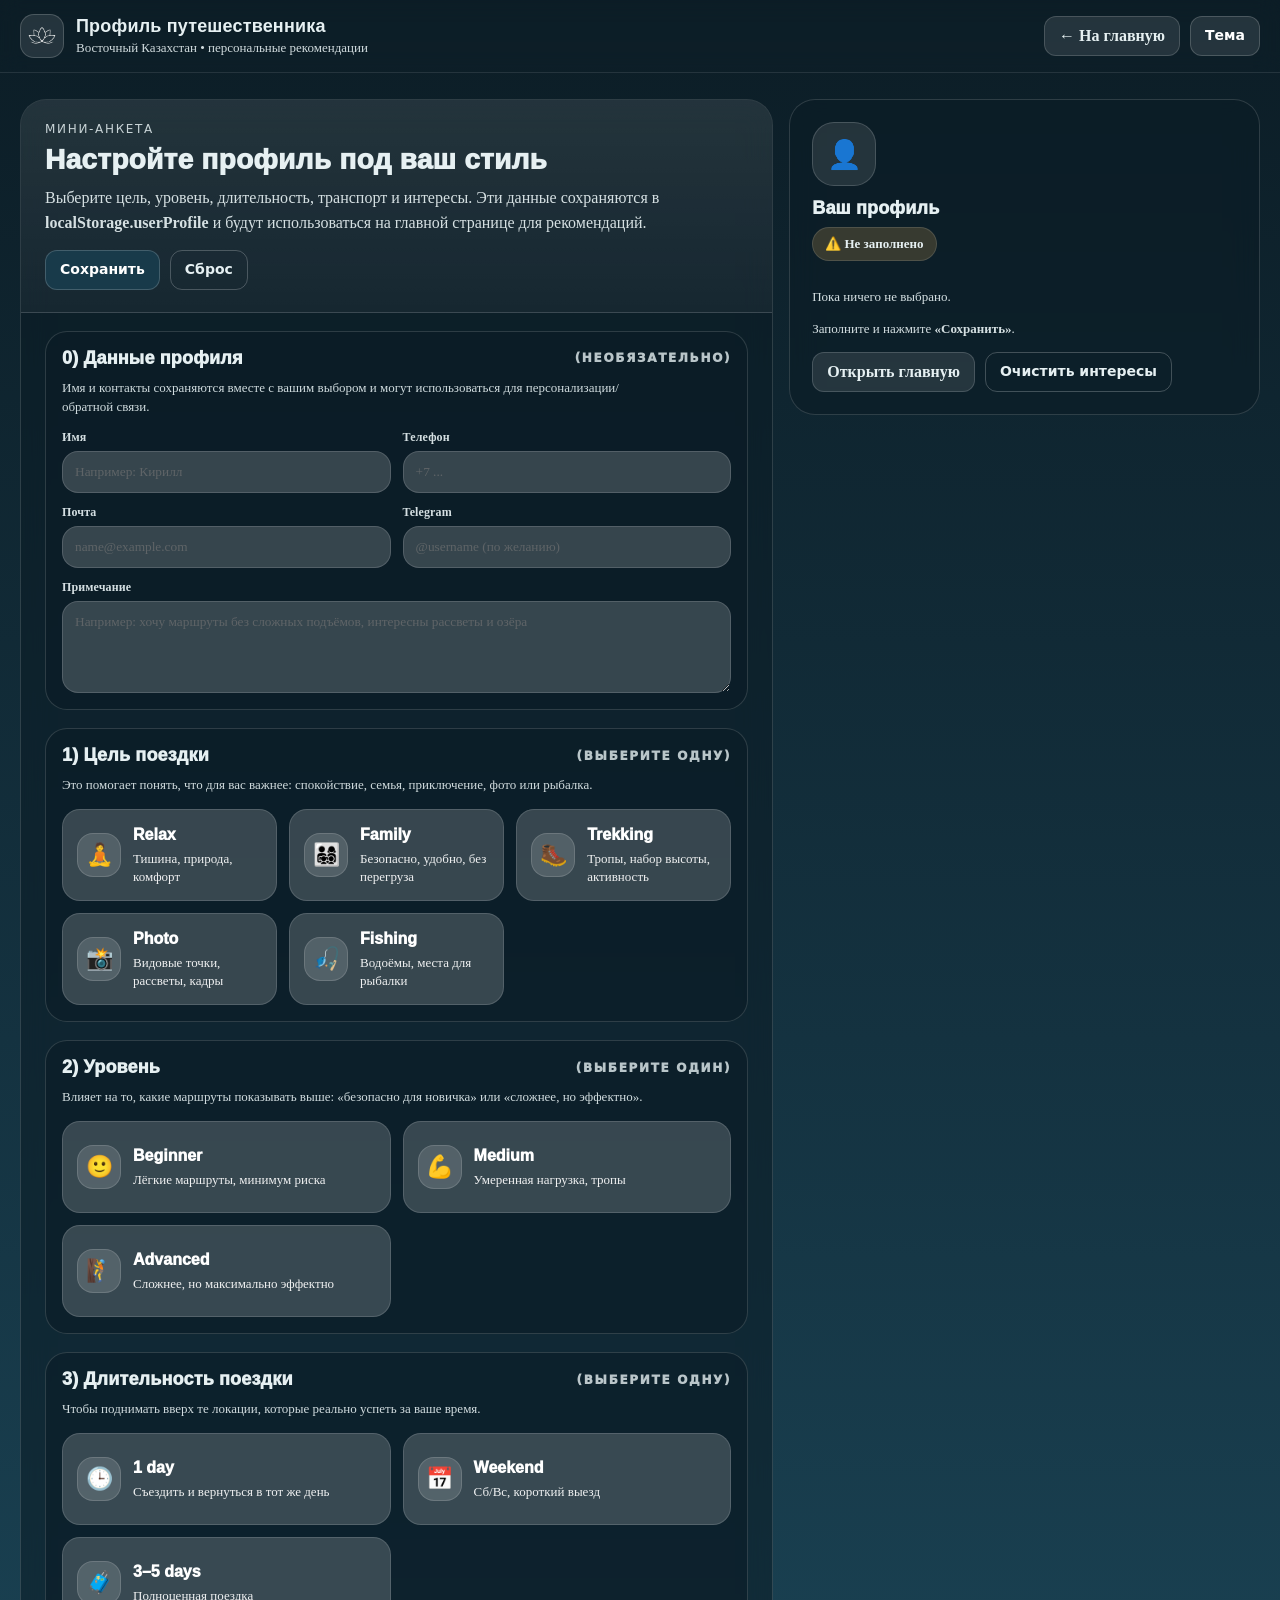
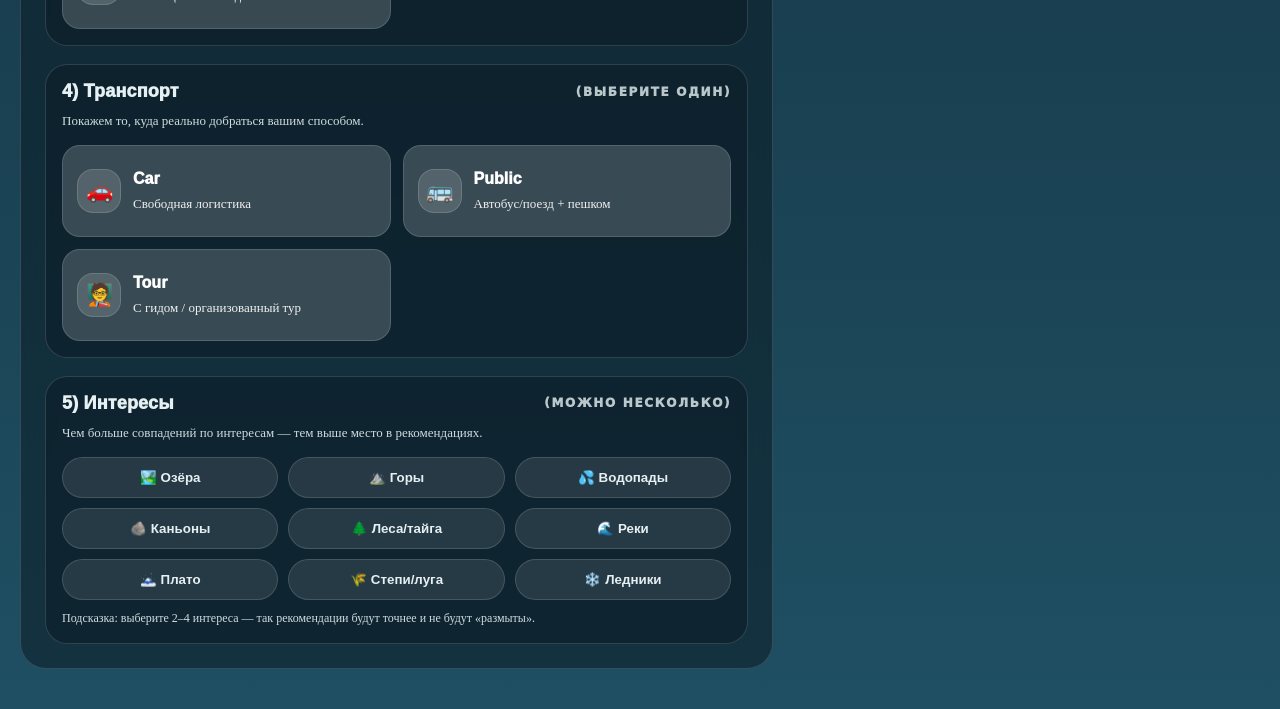
<file: profile_1_v2.html>
<!DOCTYPE html>
<html lang="ru">
<head>
  <meta charset="UTF-8" />
  <meta name="viewport" content="width=device-width, initial-scale=1.0" />
  <title>Профиль путешественника • ВКО</title>

  <!-- Основные стили сайта (темы + базовые компоненты) -->
  <link rel="stylesheet" href="quide_1.css" />

  <link rel="stylesheet" href="profile_1_v2.css" />

</head>

<body>
  <!-- Top bar -->
  <div class="pp-topbar">
    <div class="container">
      <div class="pp-brand">
        <!-- Можно заменить на ваш lotus.png. Если файла нет — оставьте как есть. -->
        <img class="pp-logo" src="lotus.png" alt="Логотип" onerror="this.style.display='none'" />
        <div>
          <h1>Профиль путешественника</h1>
          <p>Восточный Казахстан • персональные рекомендации</p>
        </div>
      </div>

      <div class="pp-nav">
        <a class="pp-link" href="index_personalized.multistop.html" title="Вернуться на главную">← На главную</a>
        <button class="profile-btn" id="themeToggle" type="button">Тема</button>
      </div>
    </div>
  </div>

  <main class="pp-screen">
    <div class="pp-grid">
      <!-- LEFT: Builder -->
      <section class="pp-card" aria-labelledby="ppMainTitle">
        <div class="pp-card-head">
          <div>
            <div class="pp-kicker">мини-анкетa</div>
            <h2 class="pp-title" id="ppMainTitle">Настройте профиль под ваш стиль</h2>
            <p class="pp-sub">
              Выберите цель, уровень, длительность, транспорт и интересы. Эти данные сохраняются в
              <strong>localStorage.userProfile</strong> и будут использоваться на главной странице для рекомендаций.
            </p>
          </div>

          <div class="pp-actions">
            <button class="profile-btn" id="ppSave" type="button">Сохранить</button>
            <button class="profile-btn ghost" id="ppReset" type="button">Сброс</button>
          </div>
        </div>

        <div class="pp-body">
          <!-- Contact / profile details -->
          <div class="pp-section" aria-labelledby="ppUser">
            <h3 id="ppUser">0) Данные профиля <span class="pp-kicker" style="margin:0; opacity:.8;">(необязательно)</span></h3>
            <p class="pp-hint">Имя и контакты сохраняются вместе с вашим выбором и могут использоваться для персонализации/обратной связи.</p>

            <div class="pp-form" role="group" aria-label="Контактные данные">
              <div class="pp-field">
                <label for="ppName">Имя</label>
                <input class="pp-input" id="ppName" type="text" placeholder="Например: Кирилл" autocomplete="name" />
              </div>

              <div class="pp-field">
                <label for="ppPhone">Телефон</label>
                <input class="pp-input" id="ppPhone" type="tel" placeholder="+7 ..." autocomplete="tel" inputmode="tel" />
              </div>

              <div class="pp-field">
                <label for="ppEmail">Почта</label>
                <input class="pp-input" id="ppEmail" type="email" placeholder="name@example.com" autocomplete="email" inputmode="email" />
              </div>

              <div class="pp-field">
                <label for="ppTelegram">Telegram</label>
                <input class="pp-input" id="ppTelegram" type="text" placeholder="@username (по желанию)" autocomplete="off" />
              </div>

              <div class="pp-field full">
                <label for="ppNotes">Примечание</label>
                <textarea class="pp-textarea" id="ppNotes" placeholder="Например: хочу маршруты без сложных подъёмов, интересны рассветы и озёра"></textarea>
              </div>
            </div>
          </div>


          <!-- Goal -->
          <div class="pp-section" aria-labelledby="ppGoal">
            <h3 id="ppGoal">1) Цель поездки <span class="pp-kicker" style="margin:0; opacity:.8;">(выберите одну)</span></h3>
            <p class="pp-hint">Это помогает понять, что для вас важнее: спокойствие, семья, приключение, фото или рыбалка.</p>

            <div class="pp-options" role="radiogroup" aria-label="Цель поездки">
              <button class="pp-opt" type="button" data-group="goal" data-value="relax" role="radio" aria-checked="false">
                <div class="pp-ico">🧘</div>
                <div><strong>Relax</strong><span>Тишина, природа, комфорт</span></div>
              </button>
              <button class="pp-opt" type="button" data-group="goal" data-value="family" role="radio" aria-checked="false">
                <div class="pp-ico">👨‍👩‍👧‍👦</div>
                <div><strong>Family</strong><span>Безопасно, удобно, без перегруза</span></div>
              </button>
              <button class="pp-opt" type="button" data-group="goal" data-value="trekking" role="radio" aria-checked="false">
                <div class="pp-ico">🥾</div>
                <div><strong>Trekking</strong><span>Тропы, набор высоты, активность</span></div>
              </button>
              <button class="pp-opt" type="button" data-group="goal" data-value="photo" role="radio" aria-checked="false">
                <div class="pp-ico">📸</div>
                <div><strong>Photo</strong><span>Видовые точки, рассветы, кадры</span></div>
              </button>
              <button class="pp-opt" type="button" data-group="goal" data-value="fishing" role="radio" aria-checked="false">
                <div class="pp-ico">🎣</div>
                <div><strong>Fishing</strong><span>Водоёмы, места для рыбалки</span></div>
              </button>
            </div>
          </div>

          <!-- Level -->
          <div class="pp-section" aria-labelledby="ppLevel">
            <h3 id="ppLevel">2) Уровень <span class="pp-kicker" style="margin:0; opacity:.8;">(выберите один)</span></h3>
            <p class="pp-hint">Влияет на то, какие маршруты показывать выше: «безопасно для новичка» или «сложнее, но эффектно».</p>

            <div class="pp-options cols-2" role="radiogroup" aria-label="Уровень">
              <button class="pp-opt" type="button" data-group="level" data-value="beginner" role="radio" aria-checked="false">
                <div class="pp-ico">🙂</div>
                <div><strong>Beginner</strong><span>Лёгкие маршруты, минимум риска</span></div>
              </button>
              <button class="pp-opt" type="button" data-group="level" data-value="medium" role="radio" aria-checked="false">
                <div class="pp-ico">💪</div>
                <div><strong>Medium</strong><span>Умеренная нагрузка, тропы</span></div>
              </button>
              <button class="pp-opt" type="button" data-group="level" data-value="advanced" role="radio" aria-checked="false">
                <div class="pp-ico">🧗</div>
                <div><strong>Advanced</strong><span>Сложнее, но максимально эффектно</span></div>
              </button>
            </div>
          </div>

          <!-- Duration -->
          <div class="pp-section" aria-labelledby="ppDuration">
            <h3 id="ppDuration">3) Длительность поездки <span class="pp-kicker" style="margin:0; opacity:.8;">(выберите одну)</span></h3>
            <p class="pp-hint">Чтобы поднимать вверх те локации, которые реально успеть за ваше время.</p>

            <div class="pp-options cols-2" role="radiogroup" aria-label="Длительность поездки">
              <button class="pp-opt" type="button" data-group="duration" data-value="1day" role="radio" aria-checked="false">
                <div class="pp-ico">🕒</div>
                <div><strong>1 day</strong><span>Съездить и вернуться в тот же день</span></div>
              </button>
              <button class="pp-opt" type="button" data-group="duration" data-value="weekend" role="radio" aria-checked="false">
                <div class="pp-ico">📅</div>
                <div><strong>Weekend</strong><span>Сб/Вс, короткий выезд</span></div>
              </button>
              <button class="pp-opt" type="button" data-group="duration" data-value="3to5" role="radio" aria-checked="false">
                <div class="pp-ico">🧳</div>
                <div><strong>3–5 days</strong><span>Полноценная поездка</span></div>
              </button>
            </div>
          </div>

          <!-- Transport -->
          <div class="pp-section" aria-labelledby="ppTransport">
            <h3 id="ppTransport">4) Транспорт <span class="pp-kicker" style="margin:0; opacity:.8;">(выберите один)</span></h3>
            <p class="pp-hint">Покажем то, куда реально добраться вашим способом.</p>

            <div class="pp-options cols-2" role="radiogroup" aria-label="Транспорт">
              <button class="pp-opt" type="button" data-group="transport" data-value="car" role="radio" aria-checked="false">
                <div class="pp-ico">🚗</div>
                <div><strong>Car</strong><span>Свободная логистика</span></div>
              </button>
              <button class="pp-opt" type="button" data-group="transport" data-value="public" role="radio" aria-checked="false">
                <div class="pp-ico">🚌</div>
                <div><strong>Public</strong><span>Автобус/поезд + пешком</span></div>
              </button>
              <button class="pp-opt" type="button" data-group="transport" data-value="tour" role="radio" aria-checked="false">
                <div class="pp-ico">🧑‍🏫</div>
                <div><strong>Tour</strong><span>С гидом / организованный тур</span></div>
              </button>
            </div>
          </div>

          <!-- Interests -->
          <div class="pp-section" aria-labelledby="ppInterests">
            <h3 id="ppInterests">5) Интересы <span class="pp-kicker" style="margin:0; opacity:.8;">(можно несколько)</span></h3>
            <p class="pp-hint">Чем больше совпадений по интересам — тем выше место в рекомендациях.</p>

            <div class="pp-interests" aria-label="Интересы">
              <button class="pp-interest" type="button" data-interest="lakes">🏞️ Озёра</button>
              <button class="pp-interest" type="button" data-interest="mountains">⛰️ Горы</button>
              <button class="pp-interest" type="button" data-interest="waterfalls">💦 Водопады</button>
              <button class="pp-interest" type="button" data-interest="canyons">🪨 Каньоны</button>
              <button class="pp-interest" type="button" data-interest="forests">🌲 Леса/тайга</button>
              <button class="pp-interest" type="button" data-interest="rivers">🌊 Реки</button>
              <button class="pp-interest" type="button" data-interest="plateaus">🗻 Плато</button>
              <button class="pp-interest" type="button" data-interest="steppes">🌾 Степи/луга</button>
              <button class="pp-interest" type="button" data-interest="glaciers">❄️ Ледники</button>
            </div>

            <div class="pp-small">Подсказка: выберите 2–4 интереса — так рекомендации будут точнее и не будут «размыты».</div>
          </div>
        </div>
      </section>

      <!-- RIGHT: Summary -->
      <aside class="pp-side">
        <section class="pp-card">
          <div class="pp-profilebox">
            <div class="pp-avatar" aria-hidden="true">👤</div>
            <h3  id="ppProfileTitle" >Ваш профиль</h3>
            <div id="ppStatus" class="pp-status warn">⚠️ Не сохранено</div>

            <div id="ppSummaryChips" class="pp-chips" aria-live="polite"></div>

            <p class="pp-note" id="ppSummaryText">
              Заполните и нажмите <strong>«Сохранить»</strong>. Потом откройте главную — блок «Рекомендуем вам» начнёт подстраиваться.
            </p>

            <div style="margin-top: 14px; display:flex; gap:10px; flex-wrap:wrap;">
              <a class="pp-link" href="index.html">Открыть главную</a>
              <button class="profile-btn ghost" id="ppClearOnlyInterests" type="button">Очистить интересы</button>
            </div>
          </div>
        </section>

       
      </aside>
    </div>
  </main>

  <div class="pp-toast" id="ppToast" role="status" aria-live="polite"></div>

  <script>
    // ===== Theme (same behavior as main page) =====
    const themeBtn = document.getElementById("themeToggle");

    function applyThemeFromStorage() {
      if (localStorage.getItem("theme") === "green") {
        document.body.classList.add("green");
      } else {
        document.body.classList.remove("green");
      }
    }

    if (themeBtn) {
      themeBtn.addEventListener("click", () => {
        const isGreen = document.body.classList.toggle("green");
        localStorage.setItem("theme", isGreen ? "green" : "dark");
      });
    }

    applyThemeFromStorage();

    // ===== Profile storage =====
    const STORAGE_KEY = "userProfile";

    const LABELS = {
      goal: {
        relax: "Relax",
        family: "Family",
        trekking: "Trekking",
        photo: "Photo",
        fishing: "Fishing",
      },
      level: {
        beginner: "Beginner",
        medium: "Medium",
        advanced: "Advanced",
      },
      duration: {
        "1day": "1 day",
        weekend: "Weekend",
        "3to5": "3–5 days",
      },
      transport: {
        car: "Car",
        public: "Public",
        tour: "Tour",
      },
      interests: {
        lakes: "Озёра",
        mountains: "Горы",
        waterfalls: "Водопады",
        canyons: "Каньоны",
        forests: "Леса/тайга",
        rivers: "Реки",
        plateaus: "Плато",
        steppes: "Степи/луга",
        glaciers: "Ледники",
      }
    };

    function safeParse(json) {
      try { return JSON.parse(json); } catch { return null; }
    }

    function getProfile() {
      const raw = localStorage.getItem(STORAGE_KEY);
      const p = raw ? safeParse(raw) : null;
      if (!p || typeof p !== "object") return null;
      return {
        // contact / profile details (optional)
        name: typeof p.name === "string" ? p.name : "",
        phone: typeof p.phone === "string" ? p.phone : "",
        email: typeof p.email === "string" ? p.email : "",
        telegram: typeof p.telegram === "string" ? p.telegram : "",
        notes: typeof p.notes === "string" ? p.notes : "",

        // travel preferences
        goal: p.goal || "",
        level: p.level || "",
        duration: p.duration || "",
        transport: p.transport || "",
        interests: Array.isArray(p.interests) ? p.interests : [],
      };
    }

    function setProfile(p) {
      localStorage.setItem(STORAGE_KEY, JSON.stringify(p));
    }

    function clearProfile() {
      localStorage.removeItem(STORAGE_KEY);
    }

    // ===== UI state =====
    const state = {
      // contact / profile details
      name: "",
      phone: "",
      email: "",
      telegram: "",
      notes: "",

      // travel preferences
      goal: "",
      level: "",
      duration: "",
      transport: "",
      interests: new Set(),
      saved: false,
    };

    const $toast = document.getElementById("ppToast");
    const $status = document.getElementById("ppStatus");
    const $chips = document.getElementById("ppSummaryChips");
    const $summary = document.getElementById("ppSummaryText");
    const $profileTitle = document.getElementById("ppProfileTitle");


    // Contact inputs (optional)
    const $name = document.getElementById("ppName");
    const $phone = document.getElementById("ppPhone");
    const $email = document.getElementById("ppEmail");
    const $telegram = document.getElementById("ppTelegram");
    const $notes = document.getElementById("ppNotes");

    function safeSet(el, value) {
      if (!el) return;
      const v = value ?? "";
      if (el.value !== v) el.value = v;
    }

    function syncInputsFromState() {
      safeSet($name, state.name);
      safeSet($phone, state.phone);
      safeSet($email, state.email);
      safeSet($telegram, state.telegram);
      safeSet($notes, state.notes);
    }

    function toast(msg) {
      if (!$toast) return;
      $toast.textContent = msg;
      $toast.classList.add("show");
      window.clearTimeout(toast._t);
      toast._t = window.setTimeout(() => $toast.classList.remove("show"), 1600);
    }

    function updateSelectedUI() {
        syncInputsFromState();
        // Заголовок: имя вместо "Ваш профиль"
        if ($profileTitle) {
            const n = (state.name || "").trim();
            $profileTitle.textContent = n ? n : "Ваш профиль";
        }

      // Single-choice groups
      document.querySelectorAll(".pp-opt[data-group]").forEach(btn => {
        const group = btn.getAttribute("data-group");
        const val = btn.getAttribute("data-value");
        const on = state[group] === val;
        btn.classList.toggle("is-selected", on);
        btn.setAttribute("aria-checked", on ? "true" : "false");
      });

      // Interests
      document.querySelectorAll(".pp-interest[data-interest]").forEach(btn => {
        const tag = btn.getAttribute("data-interest");
        btn.classList.toggle("is-selected", state.interests.has(tag));
        btn.setAttribute("aria-pressed", state.interests.has(tag) ? "true" : "false");
      });

      // Summary chips
      const chips = [];
      // Contact chips (optional)
    
      if (state.phone) chips.push(["Телефон", state.phone]);
      if (state.email) chips.push(["Email", state.email]);
      if (state.telegram) chips.push(["Telegram", state.telegram]);
      if (state.goal) chips.push(["Цель", LABELS.goal[state.goal] || state.goal]);
      if (state.level) chips.push(["Уровень", LABELS.level[state.level] || state.level]);
      if (state.duration) chips.push(["Длительность", LABELS.duration[state.duration] || state.duration]);
      if (state.transport) chips.push(["Транспорт", LABELS.transport[state.transport] || state.transport]);

      const interests = Array.from(state.interests).map(k => LABELS.interests[k] || k);
      if (interests.length) chips.push(["Интересы", interests.join(", ")]);

      $chips.innerHTML = chips.length
        ? chips.map(([k, v]) => `<span class="pp-chip"><em>${k}:</em> ${escapeHTML(v)}</span>`).join("")
        : "<span class=\"pp-note\">Пока ничего не выбрано.</span>";

      // Status
      const complete = Boolean(state.goal && state.level && state.duration && state.transport);
      const hasAny = Boolean(state.name || state.phone || state.email || state.telegram || state.notes || state.goal || state.level || state.duration || state.transport || state.interests.size);

      if (state.saved) {
        $status.className = "pp-status ok";
        $status.textContent = "✅ Сохранено";
        $summary.innerHTML = complete
          ? "Профиль сохранён. Теперь откройте главную — рекомендации подстроятся под ваш выбор."
          : "Профиль сохранён, но заполнен не полностью. Можно дополнить для точности.";
      } else {
        $status.className = "pp-status " + (hasAny ? "warn" : "warn");
        $status.textContent = hasAny ? "⚠️ Не сохранено" : "⚠️ Не заполнено";
        $summary.innerHTML = hasAny
          ? "Вы выбрали параметры, но ещё не нажали <strong>«Сохранить»</strong>."
          : "Заполните и нажмите <strong>«Сохранить»</strong>.";
      }
    }

    function escapeHTML(str) {
      return String(str)
        .replaceAll("&", "&amp;")
        .replaceAll("<", "&lt;")
        .replaceAll(">", "&gt;")
        .replaceAll('"', "&quot;")
        .replaceAll("'", "&#039;");
    }

    function loadIntoState(p) {
      // contact / profile details
      state.name = p?.name || "";
      state.phone = p?.phone || "";
      state.email = p?.email || "";
      state.telegram = p?.telegram || "";
      state.notes = p?.notes || "";

      // travel preferences
      state.goal = p?.goal || "";
      state.level = p?.level || "";
      state.duration = p?.duration || "";
      state.transport = p?.transport || "";
      state.interests = new Set(Array.isArray(p?.interests) ? p.interests : []);
      state.saved = Boolean(p);

      syncInputsFromState();
    }

    // ===== Event wiring =====
    function wireInput(el, key) {
      if (!el) return;
      el.addEventListener("input", () => {
        state[key] = el.value;
        state.saved = false;
        updateSelectedUI();
      });
    }

    wireInput($name, "name");
    wireInput($phone, "phone");
    wireInput($email, "email");
    wireInput($telegram, "telegram");
    wireInput($notes, "notes");

    document.querySelectorAll(".pp-opt[data-group]").forEach(btn => {
      btn.addEventListener("click", () => {
        const group = btn.getAttribute("data-group");
        const val = btn.getAttribute("data-value");
        // toggle off if clicked again
        state[group] = (state[group] === val) ? "" : val;
        state.saved = false;
        updateSelectedUI();
      });
    });

    document.querySelectorAll(".pp-interest[data-interest]").forEach(btn => {
      btn.addEventListener("click", () => {
        const tag = btn.getAttribute("data-interest");
        if (state.interests.has(tag)) state.interests.delete(tag);
        else state.interests.add(tag);
        state.saved = false;
        updateSelectedUI();
      });
    });

    document.getElementById("ppSave")?.addEventListener("click", () => {
      const profile = {
        // contact / profile details
        name: state.name.trim(),
        phone: state.phone.trim(),
        email: state.email.trim(),
        telegram: state.telegram.trim(),
        notes: state.notes.trim(),

        // travel preferences
        goal: state.goal,
        level: state.level,
        duration: state.duration,
        transport: state.transport,
        interests: Array.from(state.interests),
      };
      setProfile(profile);
      state.saved = true;
      updateSelectedUI();
      toast("Профиль сохранён");
    });

    document.getElementById("ppReset")?.addEventListener("click", () => {
      clearProfile();
      loadIntoState(null);
      updateSelectedUI();
      toast("Профиль сброшен");
    });

    document.getElementById("ppClearOnlyInterests")?.addEventListener("click", () => {
      state.interests.clear();
      state.saved = false;
      updateSelectedUI();
      toast("Интересы очищены");
    });

    // Initial load
    loadIntoState(getProfile());
    updateSelectedUI();
  </script>
</body>
</html>
</file>
<file: quide_1.css>
﻿/* ===== ТЁМНАЯ ТЕМА (по умолчанию) ===== */
:root {
    --main-color: #183a4a;
    --main-hover: #245a72;
    --guides-grad-top: var(--main-color); /* ваш тёмно-синий */
    --guides-grad-mid: var(--grad-mid); /* промежуточный */
    --guides-grad-bottom: #ffffff; /* белый низ */

    --guides-text: #ffffff;
    --wx-bg-start: #0c1d26;
    --wx-bg-mid: #143240;
    --wx-bg-end: #1f4f63;
    --wx-wrap-bg: rgba(255,255,255,.12);
    --wx-text: #e6f0f2;
    --wx-card-bg: rgba(65, 120, 190, 0.18);
    --wx-card-brd: rgba(255,255,255,.12);
    --wx-ctrl-bg: rgba(255,255,255,.18);
    --wx-ctrl-bg-hover: rgba(255,255,255,.24);
    --wx-select-bg: rgba(255,255,255,.92);
    --wx-select-text: #0c1d26;
    --wx-btn-bg: #245a72;
    --wx-btn-hover: #2c6c89;
    --wx-track: rgba(255,255,255,.20);
    --wx-prog: rgba(0,190,255,.85);
    --wx-dot: rgba(0,190,255,.95);
    --wx-sun: rgba(255,190,90,.9);
    --wx-sundot: rgba(130,120,255,.9);
    --wx-horizon: rgba(255,255,255,.20);
    /* Градиент страницы/секций */
    --grad-start: #0c1d26;
    --grad-mid: #143240;
    --grad-light: #1f4f63;
    --bg-light: #0c1d26;
    --text-dark: #e6f0f2;
    --glass-bg: rgba(24, 58, 74, 0.92);
    --glass-text: #ffffff;
    /* UI для тёмной темы (панели/кнопки/селекты) */
    --panel-bg: rgba(255,255,255,0.12);
    --panel-text: #e6f0f2;
    --btn-bg: rgba(255,255,255,0.18);
    --btn-text: #ffffff;
    --btn-hover: rgba(255,255,255,0.35);
    --select-bg: rgba(255,255,255,0.92);
    --select-text: #0c1d26;
}

/* ===== ЗЕЛЁНАЯ (светлая) ===== */
body.green {
    --main-color: #2f7f6f;
    --main-hover: #246255;
    --guides-grad-top: var(--main-color);
    --guides-grad-mid: #e9f4f1;
    --guides-grad-bottom: #ffffff;
    /* ТОТ САМЫЙ градиент как раньше в зелёной теме */
    --grad-start: #ffffff;
    --grad-mid: #e9f4f1;
    --grad-light: #2f7f6f;
    --bg-light: #ffffff;
    --text-dark: #0c1d26;
    --glass-bg: rgba(255,255,255,0.92);
    --glass-text: #1b5e20;
    /* UI для зелёной темы */
    --panel-bg: rgba(24, 58, 74, 0.08);
    --panel-text: #0c1d26;
    --btn-bg: rgba(24, 58, 74, 0.10);
    --btn-text: #0c1d26;
    --btn-hover: rgba(24, 58, 74, 0.16);
    --select-bg: rgba(255,255,255,0.98);
    --select-text: #0c1d26;
    --wx-bg-start: #071c16; /* глубокий зелёный */
    --wx-bg-mid: #0b2a22;
    --wx-bg-end: #0f3a2e;
    --wx-wrap-bg: rgba(47,127,111,.18);
    --wx-text: #e9fff7;
    --wx-card-bg: rgba(47,127,111,.22);
    --wx-card-brd: rgba(255,255,255,.12);
    --wx-ctrl-bg: rgba(255,255,255,.16);
    --wx-ctrl-bg-hover: rgba(255,255,255,.22);
    --wx-select-bg: rgba(233,244,241,.92); /* светлая мята */
    --wx-select-text: #071c16;
    --wx-btn-bg: #2f7f6f; /* твой зелёный */
    --wx-btn-hover: #246255;
    --wx-track: rgba(255,255,255,.22);
    --wx-prog: rgba(46, 214, 154, .88); /* зелёная дуга */
    --wx-dot: rgba(46, 214, 154, .95);
    --wx-sun: rgba(255,190,90,.9);
    --wx-sundot: rgba(46, 214, 154, .92);
    --wx-horizon: rgba(255,255,255,.22);
}

/* ТЁМНАЯ тема (по умолчанию): оставляем тёмно-синий градиент */
body:not(.green) .route-section {
    padding: 20px 0;
    background: linear-gradient( 180deg, #ffffff 0%, #e9f4f1 12%, #1a3f50 45%, var(--main-color) 100% );
}

/* ЗЕЛЁНАЯ тема: убираем синий, делаем светлый/зелёный */
body.green .route-section {
    padding: 20px 0;
    background: linear-gradient( 180deg, #ffffff 0%, #e9f4f1 55%, var(--main-color) 100% );
}


@import url('https://fonts.googleapis.com/css2?family=Prosto+One&family=Yeseva+One&family=PT+Serif:wght@400;700&family=Marck+Script&display=swap');

* {
    margin: 0;
    padding: 0;
    box-sizing: border-box;
}

img {
    max-width: 100%;
    display: block;
}

a {
    text-decoration: none;
    list-style:none;
}

/* ВАЖНО: НЕ делаем body flex. Это ломало сайт/карту раньше */

/* =========================
   GLOBAL CONTAINERS
========================= */
.container {
    max-width: 1400px;
    margin-inline: auto;
    padding-inline: 40px;
    padding-top: 25px;
}

/* =========================
   HEADER
========================= */
.wrapper {
    position: relative;
    height: 500px;
    background-image: url('gora_1.jpg');
    background-size: cover;
    background-position: center;
    overflow: hidden;
    color:#ffffff;
}
.wrapper h1{
        font-size: 58px;
    text-align: center;
    padding-top: 100px;
}

.wave {
    position: absolute;
    bottom: 0;
    left: 0;
    width: 100%;
    height: 100px;
}

.header-top {
    width: 100%;
    display: flex;
    align-items: center;
    justify-content: space-between;
    gap: 20px;
}

    .header-top .LOGO {
        height: 90px;
        width: auto;
    }

    .header-top nav {
        width: 60%;
    }
        .header-top nav ul {
            list-style: none;
            display: flex;
            justify-content: center;
            align-items: center;
            gap: 50px;
        }

            .header-top nav ul li a {
                color: #ffffff;
                list-style: none;
                text-decoration: none;
            }

            .header-top nav ul li:not(.btn) a:hover {
                font-weight: bold;
                color: #e0dede;
            }

            .header-top nav ul li.btn a {
                background: var(--main-color);
                padding: 9px 17px;
                border-radius: 5px;
                transition: all 500ms ease;
            }

                .header-top nav ul li.btn a:hover {
                    background: var(--main-hover);
                }

            /* ===== THEME BUTTON (nav) — как "Связаться с гидом" ===== */
            .header-top nav ul li.theme-toggle {
                display: flex;
                align-items: center;
            }

                .header-top nav ul li.theme-toggle #themeToggle {
                    appearance: none;
                    border: 0;
                    background: var(--main-color);
                    color: #ffffff;
                    padding: 9px 17px; /* как у .btn a */
                    border-radius: 5px; /* как у .btn a */
                    transition: all 500ms ease;
                    font: inherit;
                    line-height: 1;
                    cursor: pointer;
                    display: inline-flex;
                    align-items: center;
                    justify-content: center;
                    white-space: nowrap;
                }

                    .header-top nav ul li.theme-toggle #themeToggle:hover {
                        background: var(--main-hover);
                    }

                    /* (не обязательно) фокус с клавиатуры */
                    .header-top nav ul li.theme-toggle #themeToggle:focus-visible {
                        outline: 2px solid rgba(255,255,255,0.75);
                        outline-offset: 3px;
                    }

                .second {
                    min-height: 100vh;
                    background: linear-gradient(180deg, #ffffff 0%, #e9f4f1 40%, var(--main-color) 100%);
                    height: 1100px;
                    margin-bottom: 0;
                }

                .hero {
                    margin-bottom: 300px;
                    position: relative;
                }

                    .hero .map {
                        float: right;
                        width: 600px;
                        height: auto;
                        position: relative;
                        top: -30px;
                        left: -20px;
                    }

                    .hero .hero-info {
                        max-width: 600px;
                        color: #000000;
                        text-align: left;
                        position: relative;
                        font-size: 22px;
                        z-index: 2;
                    }

                        .hero .hero-info h3 {
                            font-weight: 800;
                            font-size: 40px;
                            margin-top: 50px;
                            
                        }

                        .hero .hero-info #green {
                            color: var(--main-color);
                            margin-bottom: 20px;
                        }

                        .hero .hero-info p {
                            margin-bottom: 40px;
                        }

                        .hero .hero-info .see-all {
                            display: inline-block;
                            padding: 12px 30px;
                            background: var(--main-color);
                            color: #ffffff;
                            border-radius: 25px;
                            margin-top: 25px;
                            font-weight: 800;
                            font-family: "PT Serif", serif;
                            width: 63px;
                        }

                            .hero .hero-info .see-all:hover {
                                background: var(--main-hover);
                            }

                    .hero .air {
                        width: auto;
                        height: 400px;
                        position: absolute;
                        top: 200px;
                        z-index: 1;
                    }



                * {
                    box-sizing: border-box;
                }


                header {
                    padding: 30px;
                    text-align: center;
                }

                .app {
                    max-width: 1400px;
                    margin: 40px auto;
                    padding: 30px 40px;
                    display: grid;
                    grid-template-columns: 2fr 1fr;
                    gap: 20px;
                    align-items: start;
                    /* градиент под гид */
                    background: linear-gradient( 180deg, var(--grad-start) 0%, var(--grad-mid) 40%, var(--grad-light) 100% );
                    border-radius: 24px;
                }
                /* адаптив: на узких экранах вниз */
                @media (max-width: 900px) {
                    .app {
                        grid-template-columns: 1fr;
                        padding: 20px;
                    }
                }
                /* ЛЕВАЯ ПАНЕЛЬ */
                .info-panel {
                    flex: 2;
                    background: var(--panel-bg);
                    backdrop-filter: blur(12px);
                    border-radius: 20px;
                    padding: 25px;
                    min-height: 420px;
                    transition: 0.4s;
                    color: var(--panel-text);
                }
                /* Фото в карточке объекта (левый инфо-блок) */
                .place-photo {
                    width: 100%;
                    height: 210px;
                    object-fit: cover;
                    border-radius: 14px;
                    margin: 0 0 14px;
                    box-shadow: 0 10px 25px rgba(0,0,0,0.12);
                }
                /* ПРАВАЯ ПАНЕЛЬ */
                .side {
                    flex: 1;
                    display: flex;
                    flex-direction: column;
                    color: var(--panel-text);
                    gap: 15px;
                }

                    .side select {
                        padding: 12px;
                        border-radius: 12px;
                        border: none;
                        font-size: 15px;
                        color: var(--select-text);
                        background: var(--select-bg);
                    }

                .buttons {
                    display: flex;
                    flex-direction: column;
                    gap: 10px;
                    max-height: 420px;
                    overflow-y: auto;
                }

                    .buttons button {
                        padding: 12px;
                        border-radius: 12px;
                        border: none;
                        background: var(--btn-bg);
                        color: var(--btn-text);
                        cursor: pointer;
                        text-align: left;
                        transition: 0.3s;
                    }

                button:hover {
                    background: var(--btn-hover);
                }

                .side {
                    min-width: 0;
                }

                .info-panel {
                    min-width: 0;
                }
                /* ===== footer ===== */
                .footer {
                    background: var(--main-color);
                    color: #ffffff;
                    padding: 60px 0 20px;
                    font-family: "PT Serif", serif;
                    position: relative;
                }


                    .footer::before {
                        content: "";
                        position: absolute;
                        top: 0;
                        left: 0;
                        width: 100%;
                        height: 1px;
                        background: #ffffff;
                    }

                .footer-container {
                    display: flex;
                    gap: 40px;
                    justify-content: space-between;
                }

                .footer h4 {
                    font-size: 20px;
                    margin-bottom: 15px;
                }

                .footer p {
                    font-size: 14px;
                    line-height: 1.6;
                    opacity: 0.9;
                }

                .footer-about {
                    max-width: 320px;
                }

                .footer-nav ul {
                    list-style: none;
                    padding: 0;
                    margin: 0;
                }

                .footer-nav li {
                    margin-bottom: 8px;
                }

                .footer-nav a {
                    color: #ffffff;
                    text-decoration: none;
                    opacity: 0.9;
                }

                    .footer-nav a:hover {
                        text-decoration: underline;
                        opacity: 1;
                    }

                .footer-contacts p {
                    margin-bottom: 8px;
                }

                .footer-bottom {
                    text-align: center;
                    margin-top: 40px;
                    font-size: 13px;
                    opacity: 0.8;
                }
                /* =========================================================
   ✅ КАРТА: ИЗОЛИРОВАННАЯ СЕКЦИЯ (НЕ ЛОМАЕТ САЙТ)
   ВАЖНО: ЭТО ДОЛЖНО БЫТЬ В КОНЦЕ ФАЙЛА
========================================================= */
                .route-section {
                    padding: 20px 0;
                    background: linear-gradient( 180deg, #ffffff 0%, #e9f4f1 12%, #1a3f50 45%, var(--main-color) 100% );
                }

                .route-wrapper {
                    max-width: 1300px;
                    margin: auto;
                    display: grid;
                    grid-template-columns: 360px 1fr;
                    gap: 40px;
                    align-items: center;
                    padding-inline: 40px;
                }

                .route-section .panel {
                    background: #ffffff;
                    padding: 30px;
                    border-radius: 16px;
                    box-shadow: 0 10px 25px rgba(0,0,0,0.15);
                }

                    .route-section .panel h2 {
                        text-align: center;
                        margin-bottom: 20px;
                        color: var(--main-color);
                    }

                    .route-section .panel select,
                    .route-section .panel button {
                        width: 100%;
                        padding: 12px;
                        margin-bottom: 12px;
                        border-radius: 10px;
                        border: 1px solid #c8e6df;
                        font-size: 15px;
                    }

                    .route-section .panel select {
                        background: #f1f8e9;
                    }

                    .route-section .panel button {
                        background: var(--main-color);
                        color: #fff;
                        border: none;
                        cursor: pointer;
                    }

                    .route-section .panel .swap {
                        background: var(--main-color);
                    }

                .route-info {
                    display: none;
                    margin-top: 10px;
                    background: #f1f8e9;
                    padding: 12px;
                    border-radius: 10px;
                    font-size: 14px;
                }

                #map {
                    width: 100%;
                    height: 480px;
                    border-radius: 16px;
                    box-shadow: 0 10px 25px rgba(0,0,0,0.15);
                    border: 2px solid #a5d6a7;
                }
                /* responsive для карты */
                @media (max-width: 1100px) {
                    .route-wrapper {
                        grid-template-columns: 1fr;
                        padding-inline: 20px;
                    }

                    #map {
                        height: 420px;
                    }
                }
                /* Внешняя сетка: слайдер + текст */
                .main_cro {
                    display: grid;
                    grid-template-columns: 1.2fr 0.8fr; /* слева шире слайдер, справа текст */
                    gap: 40px;
                    align-items: center;
                }
                /* Слайдер */
                .events-slider {
                    display: grid;
                    grid-template-columns: 42px 1fr 42px; /* стрелка | окно | стрелка */
                    align-items: center;
                    gap: 16px;
                }
                /* Окно */
                .events-window {
                    overflow: hidden;
                    border-radius: 16px;
                }
                /* Лента */
                .events-track {
                    display: flex;
                    gap: 20px;
                    transition: transform 0.45s ease;
                    will-change: transform;
                }
                /* Карточка */
                .card {
                    width: 243px;
                    height: 320px;
                    background: #fff;
                    border-radius: 14px;
                    overflow: hidden;
                    flex: 0 0 auto;
                    box-shadow: 0 10px 30px rgba(0,0,0,0.10);
                }

                    .card img {
                        width: 100%;
                        height: 100%;
                        object-fit: cover;
                        display: block;
                    }
                /* Стрелки */
                .arrow {
                    width: 42px;
                    height: 42px;
                    border-radius: 50%;
                    border: none;
                    background: var(--main-color);
                    color: #fff;
                    cursor: pointer;
                    display: grid;
                    place-items: center;
                    font-size: 18px;
                }

                    .arrow:hover {
                        background: var(--main-hover);
                    }
                /* Текст справа */
                .nothero-info {
                    text-align: left; /* лучше читабельность */
                    max-width: 420px;
                    color: #ffffff;
                }
                /* Адаптация */
                @media (max-width: 980px) {
                    .main_cro {
                        grid-template-columns: 1fr;
                    }

                    .nothero-info {
                        order: -1;
                        text-align: center;
                        margin-bottom: 12px;
                        max-width: none;
                    }
                    .nothero-info h2{
                        order: -1;
                        text-align: center;
                        margin-bottom: 12px;
                        max-width: none;
                        
                        font-weight:bolder;
                        padding-bottom:10px;
                        
                    }
                }
                /* Если в слайдере нет стрелок */
                .events-slider.no-arrows {
                    grid-template-columns: 1fr; /* одна колонка вместо 42px | 1fr | 42px */
                    gap: 0;
                }

                    .events-slider.no-arrows .events-window {
                        width: 100%;
                    }
                /* ===== HEADER MENU ===== */
            .header-top nav.main-nav {
                flex: 1;
                width: auto;
                min-width: 0;
            }
                .main-nav a {
                    color: #ffffff;
                    font-weight: 500;
                }

                .header-top nav.main-nav ul{
                    list-style: none;
                    display: flex;
                    align-items: center;
                    justify-content: flex-end;
                    gap: clamp(14px, 2vw, 40px);
                }

                .main-nav .btn a {
                    background: var(--main-color);
                    padding: 10px 18px;
                    border-radius: 6px;
                }

                    .main-nav .btn a:hover {
                        background: var(--main-hover);
                    }

                .header-top nav.main-nav ul a,
                .header-top nav.main-nav ul button {
                    white-space: nowrap;
                }

                /* ===== WEATHER MINI ===== */
                /* =========================
   BIG WEATHER (80–100% screen)
========================= */
                /* Если у тебя уже есть .container — оставь свой, этот можно удалить */
                .container {
                    max-width: 1400px;
                    margin: 0 auto;
                    padding: 0 24px;
                }
                /* ===== Экран погоды (80–100% высоты) ===== */
                .wx-screen {
                    min-height: 90vh;
                    padding: 70px 0;
                    background: linear-gradient(180deg, var(--wx-bg-start) 0%, var(--wx-bg-mid) 45%, var(--wx-bg-end) 100%);
                }

                .wx-wrap {
                    border-radius: 26px;
                    background: var(--wx-wrap-bg);
                    color: var(--wx-text);
                    padding: 26px;
                    backdrop-filter: blur(10px);
                    box-shadow: 0 18px 44px rgba(0,0,0,.18);
                    border: 1px solid rgba(255,255,255,.10);
                }

                .wx-top {
                    display: flex;
                    align-items: flex-end;
                    justify-content: space-between;
                    gap: 16px;
                    flex-wrap: wrap;
                    margin-bottom: 10px;
                }

                .wx-kicker {
                    opacity: .8;
                    font-size: 14px;
                }

                .wx-title {
                    margin: 6px 0 0;
                    font-size: 42px;
                    font-weight: 900;
                }

                .wx-controls {
                    display: flex;
                    align-items: center;
                    gap: 12px;
                    flex-wrap: wrap;
                }

                .wx-collapse {
                    width: 46px;
                    height: 46px;
                    border-radius: 14px;
                    border: 1px solid rgba(255,255,255,.18);
                    background: var(--wx-ctrl-bg);
                    cursor: pointer;
                    display: grid;
                    place-items: center;
                    color: #fff;
                }

                    .wx-collapse:hover {
                        background: var(--wx-ctrl-bg-hover);
                    }

                .wx-chev {
                    width: 12px;
                    height: 12px;
                    border-right: 3px solid #fff;
                    border-bottom: 3px solid #fff;
                    transform: rotate(45deg);
                    transition: transform .2s ease;
                }

                .wx-select-wrap {
                    position: relative;
                }

                .wx-select {
                    padding: 12px 44px 12px 14px;
                    border-radius: 14px;
                    border: 0;
                    background: var(--wx-select-bg);
                    color: var(--wx-select-text);
                    font-size: 15px;
                    outline: none;
                    appearance: none;
                    min-width: 320px;
                }

                .wx-select-wrap::after {
                    content: "";
                    position: absolute;
                    right: 16px;
                    top: 50%;
                    width: 10px;
                    height: 10px;
                    transform: translateY(-60%) rotate(45deg);
                    border-right: 2px solid rgba(0,0,0,.55);
                    border-bottom: 2px solid rgba(0,0,0,.55);
                    pointer-events: none;
                }

                .wx-btn {
                    padding: 12px 16px;
                    border-radius: 14px;
                    border: 0;
                    cursor: pointer;
                    background: var(--wx-btn-bg);
                    color: #fff;
                    font-weight: 900;
                }

                    .wx-btn:hover {
                        background: var(--wx-btn-hover);
                    }

                .wx-meta {
                    margin: 12px 0 18px;
                    opacity: .9;
                    font-size: 14px;
                }

                .wx-panel.is-collapsed {
                    display: none;
                }
                /* ===== Плитки (как на скрине) ===== */
                .wx-grid {
                    display: grid;
                    grid-template-columns: repeat(2, minmax(0,1fr));
                    gap: 14px;
                }

                .wx-card {
                    border-radius: 22px;
                    padding: 18px;
                    background: var(--wx-card-bg);
                    border: 1px solid var(--wx-card-brd);
                    box-shadow: 0 12px 26px rgba(0,0,0,.14);
                    min-height: 165px;
                }

                .wx-card-head {
                    display: flex;
                    align-items: flex-start;
                    justify-content: space-between;
                    gap: 12px;
                }

                .wx-label {
                    opacity: .85;
                    font-weight: 800;
                    letter-spacing: .2px;
                }

                .wx-big {
                    font-size: 44px;
                    font-weight: 900;
                    line-height: 1;
                }

                .wx-sub {
                    margin-top: 6px;
                    opacity: .85;
                    font-size: 14px;
                    font-weight: 700;
                }
                /* ===== Полудуги ===== */
                .wx-gauge {
                    margin-top: 14px;
                    display: flex;
                    align-items: center;
                    justify-content: space-between;
                    gap: 12px;
                }

                .wx-gsvg {
                    width: 140px;
                    height: 90px;
                }

                .wx-track {
                    fill: none;
                    stroke: var(--wx-track);
                    stroke-width: 10;
                    stroke-linecap: round;
                }

                .wx-prog {
                    fill: none;
                    stroke: var(--wx-prog);
                    stroke-width: 10;
                    stroke-linecap: round;
                    stroke-dasharray: 157;
                    stroke-dashoffset: 157;
                    transition: stroke-dashoffset .25s ease;
                }

                .wx-dot {
                    fill: var(--wx-dot);
                    opacity: .95;
                    transition: transform .25s ease;
                    transform-origin: 10px 70px;
                }
                /* ===== Компас ===== */
                .wx-compass {
                    margin-top: 16px;
                    display: flex;
                    align-items: center;
                    justify-content: space-between;
                    gap: 14px;
                }

                .wx-compass-ring {
                    width: 92px;
                    height: 92px;
                    border-radius: 50%;
                    border: 6px solid rgba(255,255,255,.20);
                    position: relative;
                    display: grid;
                    place-items: center;
                }

                .wx-n, .wx-e, .wx-s, .wx-w {
                    position: absolute;
                    font-weight: 900;
                    opacity: .85;
                    font-size: 12px;
                }

                .wx-n {
                    top: 6px;
                }

                .wx-s {
                    bottom: 6px;
                }

                .wx-e {
                    right: 8px;
                }

                .wx-w {
                    left: 8px;
                }

                .wx-arrow {
                    width: 34px;
                    height: 4px;
                    background: rgba(0,190,255,.95);
                    border-radius: 6px;
                    transform: rotate(0deg);
                    transform-origin: center;
                    position: relative;
                }

                    .wx-arrow::after {
                        content: "";
                        position: absolute;
                        right: -6px;
                        top: -6px;
                        width: 0;
                        height: 0;
                        border-left: 10px solid rgba(0,190,255,.95);
                        border-top: 8px solid transparent;
                        border-bottom: 8px solid transparent;
                    }
                /* ===== Закат ===== */
                .wx-sunline {
                    margin-top: 10px;
                    display: flex;
                    align-items: flex-end;
                    justify-content: space-between;
                    gap: 12px;
                }

                .wx-sunsvg {
                    width: 180px;
                    height: 90px;
                }

                .wx-suntrack {
                    fill: none;
                    stroke: var(--wx-sun);
                    stroke-width: 10;
                    stroke-linecap: round;
                }

                .wx-horizon {
                    stroke: var(--wx-horizon);
                    stroke-width: 2;
                    stroke-dasharray: 4 4;
                }

                .wx-sundot {
                    fill: var(--wx-sundot);
                }
                /* ===== Прогноз ===== */
                .wx-forecast {
                    margin-top: 16px;
                    border-radius: 22px;
                    padding: 18px;
                    background: rgba(0,0,0,.06);
                    border: 1px solid rgba(255,255,255,.10);
                }

                .wx-forecast-title {
                    font-weight: 900;
                    margin-bottom: 10px;
                }

                .wx-days {
                    display: grid;
                    grid-template-columns: repeat(7, minmax(0,1fr));
                    gap: 10px;
                }

                .wx-day {
                    border-radius: 18px;
                    padding: 12px;
                    background: rgba(255,255,255,.10);
                    border: 1px solid rgba(255,255,255,.12);
                }

                    .wx-day .d1 {
                        font-weight: 900;
                        opacity: .95;
                    }

                    .wx-day .d2 {
                        margin-top: 6px;
                        font-weight: 900;
                        font-size: 16px;
                    }

                    .wx-day .d3 {
                        margin-top: 6px;
                        opacity: .9;
                        font-size: 13px;
                    }
                /* ===== Адаптив ===== */
                @media (max-width: 980px) {
                    .wx-grid {
                        grid-template-columns: 1fr;
                    }

                    .wx-select {
                        min-width: 260px;
                        width: 100%;
                    }

                    .wx-days {
                        grid-template-columns: repeat(7, minmax(170px,1fr));
                        overflow-x: auto;
                        padding-bottom: 8px;
                    }
                }

                body:not(.green) .weather-select-wrap::after {
                    border-right-color: rgba(0,0,0,0.55); /* на светлом селекте */
                    border-bottom-color: rgba(0,0,0,0.55);
                }

                .weather-refresh {
                    padding: 12px 14px;
                    border-radius: 14px;
                    border: 0;
                    cursor: pointer;
                    background: var(--main-color);
                    color: #fff;
                    font-weight: 700;
                }

                    .weather-refresh:hover {
                        background: var(--main-hover);
                    }

                .weather-meta {
                    margin-top: 12px;
                    font-size: 14px;
                    opacity: .92;
                }

                .weather-grid {
                    display: grid;
                    grid-template-columns: repeat(7, minmax(0, 1fr));
                    gap: 14px;
                }

                .weather-card {
                    border-radius: 18px;
                    padding: 14px 12px;
                    background: var(--glass-bg);
                    color: var(--glass-text);
                    box-shadow: 0 12px 26px rgba(0,0,0,0.16);
                    border: 1px solid rgba(255,255,255,0.14);
                    min-height: 140px;
                }

                .weather-dayline {
                    display: flex;
                    align-items: center;
                    justify-content: space-between;
                    gap: 10px;
                    margin-bottom: 10px;
                }

                .weather-date {
                    font-weight: 800;
                    letter-spacing: .2px;
                }

                .weather-icon {
                    font-size: 20px;
                    line-height: 1;
                }

                .weather-temps {
                    font-size: 16px;
                    font-weight: 700;
                }

                .weather-minmax {
                    opacity: .9;
                    font-size: 13px;
                    margin-top: 6px;
                }
                /* адаптив */
                @media (max-width: 1000px) {
                    .weather-row {
                        grid-template-columns: 1fr;
                    }

                    .weather-refresh {
                        width: 100%;
                    }

                    .weather-grid {
                        grid-template-columns: repeat(7, minmax(180px, 1fr));
                        overflow-x: auto;
                        padding-bottom: 8px;
                    }
                }
                /* =========================
   GUIDES (6 cards: 2x3)
========================= */
                .guides {
                    padding: 90px 0 40px;
                    color: #ffffff;
                    background: linear-gradient( 180deg, var(--guides-grad-top) 0%, var(--guides-grad-mid) 45%, var(--guides-grad-bottom) 100% );
                }

                .guides-head {
                    max-width: 580px;
                    margin-bottom: 28px;
                }

                .guides-title {
                    font-size: 42px;
                    font-family: "Prosto One", sans-serif;
                    margin-bottom: 10px;
                }

                .guides-subtitle {
                    opacity: 0.9;
                    line-height: 1.6;
                    font-size: 18px;
                }

                /* 3 сверху + 2 снизу по центру */
                .guides-grid {
                    display: grid;
                    grid-template-columns: repeat(6, minmax(0, 1fr));
                    gap: 26px;
                }

                .guide-card {
                    grid-column: span 2; /* каждая карточка = 2/6 ширины => 3 карточки в ряд */
                }

                /* при 5 карточках: 4-я (первая в нижнем ряду) стартует со 2-й колонки,
                   5-я встанет следом и будет по центру */
                .guides-grid .guide-card:nth-last-child(2) {
                    grid-column: 2 / span 2;
                }

                /* Карточка: вытянутая вниз */
                .guide-card {
                    position: relative;
                    border-radius: 18px;
                    overflow: hidden;
                    min-height: 360px; /* вытянутая вниз */
                    box-shadow: 0 14px 34px rgba(0,0,0,0.14);
                    border: 1px solid rgba(255,255,255,0.18);
                }

                body.green .guide-card {
                    border-color: rgba(0,0,0,0.10);
                    box-shadow: 0 14px 34px rgba(0,0,0,0.12);
                }

                .guide-card:hover {
                    transform: translateY(-4px);
                    box-shadow: 0 18px 44px rgba(0,0,0,0.18);
                }
                /* Фото */
                .guide-photo {
                    width: 100%;
                    height: 190px;
                    background: rgba(0,0,0,0.08);
                }

                .guide-img {
                    position: absolute;
                    inset: 0;
                    width: 100%;
                    height: 100%;
                    object-fit: cover; /* заполняем карточку */
                    object-position: 50% 25%; /* лица меньше режет */
                    transform: scale(1.02);
                }
                /* Текст — фон прозрачный (никаких плашек) */
                .guide-overlay {
                    position: absolute;
                    inset: 0;
                    z-index: 2;
                    display: flex;
                    flex-direction: column;
                    align-items: center;
                    justify-content: center;
                    text-align: left;
                    padding: 18px;
                    color: #fff; /* белый текст */
                }

                .guide-name {
                    font-size: 20px;
                    font-weight: 800;
                    margin-bottom: 8px;
                }

                .guide-role {
                    margin-bottom: 8px;
                    opacity: 0.95;
                }

                .guide-meta {
                    font-size: 14px;
                    opacity: 0.85;
                    line-height: 1.5;
                }
                /* Адаптив */
                @media (max-width: 1050px) {
                    .guides-grid {
                        grid-template-columns: repeat(2, minmax(0, 1fr));
                    }
                }

                @media (max-width: 650px) {
                    .guides {
                        padding: 70px 0 30px;
                    }

                    .guides-title {
                        font-size: 34px;
                    }

                    .guides-grid {
                        grid-template-columns: 1fr;
                    }

                    .guide-card {
                        min-height: 340px;
                    }
                }

                .place-media {
                    height: 280px;
                }
                /* было 240px */
                .place-photo {
                    object-fit: cover;
                    object-position: center 75%;
                }



                .apply-cta-screen {
                    min-height: 500px;
                    display: flex;
                    align-items: center;
                    justify-content: center;
                    /* градиент как раньше: белый -> светлый переход -> основной цвет темы */
                    background: linear-gradient( 180deg, #ffffff 0%, #e9f4f1 40%, var(--main-color) 100% );
                    padding: 40px 20px;
                }
                    /* УБИРАЕМ любые псевдо-фоны (если они были раньше) */
                    .apply-cta-screen::before,
                    .apply-cta-screen::after {
                        content: none !important;
                        display: none !important;
                    }
                /* Кнопка в стиле темы */
                .apply-btn {
                    display: inline-flex;
                    align-items: center;
                    justify-content: center;
                    padding: 16px 34px;
                    border-radius: 999px;
                    background: var(--main-color);
                    color: #fff;
                    font-weight: 900;
                    font-size: 18px;
                    letter-spacing: .3px;
                    text-decoration: none;
                    box-shadow: 0 18px 40px rgba(0,0,0,.18);
                    transition: transform .15s ease, background .15s ease, box-shadow .15s ease;
                }

                    .apply-btn:hover {
                        background: var(--main-hover);
                        transform: translateY(-2px);
                        box-shadow: 0 24px 54px rgba(0,0,0,.22);
                    }

                    .apply-btn:active {
                        transform: translateY(0);
                        box-shadow: 0 14px 34px rgba(0,0,0,.18);
                    }

/* ===== LANGUAGE DROPDOWN ===== */
.main-nav ul li.lang {
    position: relative;
    display: flex;
    align-items: center;
}

    /* кнопка RU/KZ/EN */
    .main-nav ul li.lang .lang-btn {
        display: inline-flex;
        align-items: center;
        gap: 8px;
        padding: 9px 14px;
        border-radius: 10px;
        cursor: pointer;
        border: 1px solid rgba(255,255,255,0.18);
        background: rgba(255,255,255,0.14);
        color: #ffffff;
        font-weight: 800;
        letter-spacing: .4px;
        text-transform: uppercase;
        transition: background .2s ease, transform .2s ease, border-color .2s ease;
    }

        .main-nav ul li.lang .lang-btn:hover {
            background: rgba(255,255,255,0.24);
            transform: translateY(-1px);
        }

    .main-nav ul li.lang .lang-caret {
        font-size: 12px;
        line-height: 1;
        opacity: .9;
    }

    /* меню */
    .main-nav ul li.lang .lang-menu {
        position: absolute;
        top: calc(100% + 10px);
        right: 0;
        min-width: 180px;
        padding: 10px;
        border-radius: 12px;
        background: rgba(10, 20, 30, 0.92);
        border: 1px solid rgba(255,255,255,0.14);
        box-shadow: 0 12px 28px rgba(0,0,0,0.28);
        display: none;
        z-index: 2000;
    }

    /* открыто */
    .main-nav ul li.lang.is-open .lang-menu {
        display: block;
    }

    .main-nav ul li.lang .lang-item {
        display: flex;
        align-items: center;
        padding: 10px 10px;
        border-radius: 10px;
        color: #ffffff;
        text-decoration: none;
        transition: background .15s ease;
    }

        .main-nav ul li.lang .lang-item:hover {
            background: rgba(255,255,255,0.12);
        }

        .main-nav ul li.lang .lang-item.is-active {
            background: var(--main-color);
        }

/* ===== ПЕРСОНАЛЬНЫЕ РЕКОМЕНДАЦИИ (главная) ===== */
.app .reco {
    grid-column: 1 / -1;
    width: 100%;
    margin: 0 0 18px;
    padding: 18px;
    border-radius: 20px;
    border: 1px solid rgba(200, 230, 223, 0.9);
    background: rgba(255, 255, 255, 0.86);
    backdrop-filter: blur(10px);
    box-shadow: 0 14px 34px rgba(0, 0, 0, 0.08);
}

.reco-head {
    display: flex;
    align-items: flex-start;
    justify-content: space-between;
    gap: 14px;
    flex-wrap: wrap;
}

.reco-kicker {
    font-size: 12px;
    text-transform: uppercase;
    letter-spacing: 0.08em;
    color: var(--main-color);
    opacity: 0.9;
    margin-bottom: 6px;
}

.reco-title {
    margin: 0;
    font-size: 24px;
    line-height: 1.15;
    color: var(--main-color);
}

.reco-sub {
    margin: 8px 0 0;
    max-width: 78ch;
    color: var(--main-color);
    opacity: 0.9;
}

.reco-actions {
    display: flex;
    gap: 10px;
    align-items: center;
    flex-wrap: wrap;
}

.reco-link {
    display: inline-flex;
    align-items: center;
    justify-content: center;
    padding: 10px 12px;
    border-radius: 12px;
    border: 1px solid #c8e6df;
    background: rgba(47, 127, 111, 0.08);
    color: var(--main-color);
    text-decoration: none;
    font-weight: 600;
}

.reco-btn {
    padding: 10px 12px;
    border-radius: 12px;
    border: 1px solid #c8e6df;
    background: var(--main-color);
    color: #fff;
    cursor: pointer;
    font-weight: 600;
}

    .reco-btn.ghost {
        background: transparent;
        background: var(--main-color);
    }

    .reco-btn:focus-visible,
    .reco-link:focus-visible {
        outline: 3px solid rgba(95, 168, 155, 0.45);
        outline-offset: 2px;
    }

.reco-grid {
    margin-top: 14px;
    display: grid;
    grid-template-columns: repeat(auto-fit, minmax(220px, 1fr));
    gap: 14px;
}

.reco-card {
    display: flex;
    flex-direction: column;
    border-radius: 18px;
    overflow: hidden;
    border: 1px solid rgba(200, 230, 223, 0.9);
    background: #fff;
    min-height: 320px;
}

.reco-media {
    height: 150px;
    background: #eaf5f2;
    background-size: cover;
    background-position: center;
}

.reco-body {
    padding: 12px 12px 14px;
    display: flex;
    flex-direction: column;
    gap: 8px;
    flex: 1;
}

.reco-card-title {
    margin: 0;
    font-size: 18px;
    color: #19312b;
}

.reco-chips {
    display: flex;
    flex-wrap: wrap;
    gap: 6px;
}


.reco-chip {
    display: inline-flex;
    padding: 4px 9px;
    border-radius: 999px;
    font-size: 12px;
    line-height: 1;
    border: 1px solid #d7ecd0;
    background: #f1f8e9;
    color: #1b5e20;
}

.reco-reason {
    margin: 0;
    font-size: 13px;
    color: #2f7f6f;
    font-weight: 600;
}

.reco-teaser {
    margin: 0;
    font-size: 13px;
    color: #2b3a36;
    opacity: 0.92;
}

.reco-card-actions {
    margin-top: auto;
    display: flex;
    gap: 8px;
    flex-wrap: wrap;
}

    .reco-card-actions .reco-btn {
        flex: 1;
        min-width: 150px;
    }

.reco-empty {
    margin-top: 12px;
    border-radius: 16px;
    padding: 12px;
    background: #fff8e1;
    border: 1px solid #ffe08a;
    color: #6b4e00;
}

@media (max-width: 720px) {
    .app .reco {
        padding: 14px;
    }

    .reco-title {
        font-size: 20px;
    }

    .reco-media {
        height: 130px;
    }
}
/* Guides recommendation */
.guides-reco {
    margin-top: 12px;
    display: inline-block;
    padding: 10px 12px;
    border-radius: 14px;
    border: 1px solid rgba(255,255,255,0.20);
    background: rgba(0,0,0,0.18);
    backdrop-filter: blur(10px);
    font-size: 14px;
    line-height: 1.5;
    opacity: .95;
}

.guide-card.recommended {
    border-color: rgba(255,255,255,0.45);
    box-shadow: 0 22px 54px rgba(0,0,0,0.26);
}

    .guide-card.recommended::after {
        content: "";
        position: absolute;
        inset: 10px;
        border-radius: 14px;
        border: 2px solid rgba(255,255,255,0.22);
        z-index: 3;
        pointer-events: none;
    }

.guide-badge {
    position: absolute;
    top: 14px;
    left: 14px;
    z-index: 4;
    padding: 7px 10px;
    border-radius: 999px;
    font-size: 12px;
    font-weight: 800;
    color: #fff;
    border: 1px solid rgba(255,255,255,0.35);
    background: rgba(0,0,0,0.28);
    backdrop-filter: blur(10px);
}


/* ===== GUIDES: 5 карточек (3 сверху + 2 снизу по центру) ===== */
.guides-grid {
    display: flex;
    flex-wrap: wrap;
    gap: 26px;
    justify-content: center; /* центрирует нижний ряд автоматически */
}

.guide-card {
    flex: 0 1 calc((100% - 52px) / 3); /* 3 в ряд, 2 промежутка по 26px */
    max-width: calc((100% - 52px) / 3);
}

/* 2 в ряд */
@media (max-width: 1050px) {
    .guide-card {
        flex-basis: calc((100% - 26px) / 2);
        max-width: calc((100% - 26px) / 2);
    }
}

/* 1 в ряд */
@media (max-width: 650px) {
    .guide-card {
        flex-basis: 100%;
        max-width: 100%;
    }
}
</file>
<file: profile_1_v2.css>
/* =========================
   PROFILE PAGE (standalone)
   Добавка к quide_1.css: типографика + layout профиля
   ========================= */

/* Типографика — под шрифты, которые уже подключены в quide_1.css */
body {
  font-family: "PT Serif", serif;
}

/* Заголовки — как в блоках сайта (Prosto One используется на главной) */
.pp-brand h1,
.pp-title,
.pp-section h3,
.pp-side h3 {
  font-family: "Prosto One", sans-serif;
  letter-spacing: 0.01em;
}

/* Кикеры/лейблы — чуть более «UI» */
.pp-kicker {
  font-family: system-ui, -apple-system, "Segoe UI", Roboto, Arial, sans-serif;
}

/* Чтобы текст читался одинаково в обеих темах */
.pp-sub,
.pp-hint,
.pp-note,
.pp-opt span,
.pp-brand p {
  font-family: "PT Serif", serif;
}

/* В зелёной теме делаем контрастнее верхнюю границу */
body.green .pp-topbar {
  border-bottom-color: rgba(0,0,0,0.10);
}


/* =========================
       PROFILE PAGE (standalone)
       ========================= */

    body {
      background: linear-gradient(180deg, var(--grad-start) 0%, var(--grad-mid) 45%, var(--grad-light) 100%);
      color: var(--text-dark);
      min-height: 100vh;
    }

    .pp-topbar {
      position: sticky;
      top: 0;
      z-index: 50;
      background: rgba(0,0,0,0.0);
      backdrop-filter: blur(10px);
      border-bottom: 1px solid rgba(255,255,255,0.10);
    }

    .pp-topbar .container {
      max-width: 1400px;
      padding: 14px 20px;
      display: flex;
      align-items: center;
      justify-content: space-between;
      gap: 14px;
      flex-wrap: wrap;
    }

    .pp-brand {
      display: flex;
      align-items: center;
      gap: 12px;
    }

    .pp-logo {
      width: 44px;
      height: 44px;
      border-radius: 14px;
      object-fit: cover;
      border: 1px solid rgba(255,255,255,0.18);
      background: rgba(255,255,255,0.10);
    }

    .pp-brand h1 {
      font-size: 18px;
      line-height: 1.2;
      margin: 0;
      font-weight: 900;
      color: var(--panel-text);
    }

    .pp-brand p {
      margin: 2px 0 0;
      font-size: 13px;
      opacity: 0.9;
      color: var(--panel-text);
    }

    .pp-nav {
      display: flex;
      align-items: center;
      gap: 10px;
      flex-wrap: wrap;
    }

    .pp-link {
      display: inline-flex;
      align-items: center;
      gap: 8px;
      padding: 10px 14px;
      border-radius: 12px;
      border: 1px solid rgba(255,255,255,0.16);
      background: rgba(255,255,255,0.10);
      color: var(--panel-text);
      text-decoration: none;
      font-weight: 800;
      transition: transform .15s ease, background .15s ease, border-color .15s ease;
    }

    .pp-link:hover {
      transform: translateY(-1px);
      background: rgba(255,255,255,0.14);
      border-color: rgba(255,255,255,0.22);
    }

    .pp-link:active { transform: translateY(0); }

    .pp-screen {
      padding: 26px 0 40px;
    }

    .pp-grid {
      max-width: 1400px;
      margin: 0 auto;
      display: grid;
      grid-template-columns: 1.6fr 1fr;
      gap: 16px;
      padding: 0 20px;
    }

    .pp-card {
      background: var(--panel-bg);
      border: 1px solid rgba(255,255,255,0.12);
      border-radius: 26px;
      backdrop-filter: blur(14px);
      overflow: hidden;
      color: var(--panel-text);
    }

    .pp-card-head {
      padding: 22px 24px;
      display: flex;
      align-items: flex-start;
      justify-content: space-between;
      gap: 14px;
      flex-wrap: wrap;
      border-bottom: 1px solid rgba(255,255,255,0.10);
      background: linear-gradient(180deg, rgba(255,255,255,0.10) 0%, rgba(255,255,255,0.04) 100%);
    }

    .pp-kicker {
      font-size: 12px;
      letter-spacing: .14em;
      text-transform: uppercase;
      opacity: .85;
      margin-bottom: 8px;
    }

    .pp-title {
      font-size: 28px;
      line-height: 1.15;
      margin: 0;
      font-weight: 1000;
    }

    .pp-sub {
      margin: 10px 0 0;
      opacity: .92;
      max-width: 80ch;
      line-height: 1.55;
    }

    .pp-actions {
      display: flex;
      gap: 10px;
      flex-wrap: wrap;
      align-items: center;
    }

    .pp-body {
      padding: 18px 24px 24px;
      display: flex;
      flex-direction: column;
      gap: 18px;
    }

    .pp-section {
      background: rgba(255,255,255,0.06);
      border: 1px solid rgba(255,255,255,0.10);
      border-radius: 22px;
      padding: 16px;
    }

    .pp-section h3 {
      margin: 0 0 10px;
      font-size: 18px;
      font-weight: 950;
      display: flex;
      align-items: center;
      justify-content: space-between;
      gap: 10px;
      flex-wrap: wrap;
    }

    .pp-hint {
      margin: 0 0 14px;
      opacity: .9;
      line-height: 1.45;
      font-size: 13px;
      max-width: 90ch;
    }

    .pp-options {
      display: grid;
      grid-template-columns: repeat(3, minmax(0, 1fr));
      gap: 12px;
    }

    .pp-options.cols-2 { grid-template-columns: repeat(2, minmax(0, 1fr)); }

    .pp-opt {
      width: 100%;
      min-height: 92px;
      padding: 14px;
      border-radius: 18px;
      border: 1px solid rgba(255,255,255,0.14);
      background: var(--btn-bg);
      color: var(--btn-text);
      cursor: pointer;
      text-align: left;
      display: grid;
      grid-template-columns: 44px 1fr;
      gap: 12px;
      align-items: center;
      transition: transform .15s ease, background .15s ease, border-color .15s ease;
    }

    .pp-opt:hover {
      transform: translateY(-2px);
      background: var(--btn-hover);
      border-color: rgba(255,255,255,0.22);
    }

    .pp-opt:active { transform: translateY(0); }

    .pp-opt.is-selected {
      background: linear-gradient(180deg, rgba(46, 214, 154, .22) 0%, rgba(255,255,255,0.12) 100%);
      border-color: rgba(46, 214, 154, .55);
      box-shadow: 0 10px 30px rgba(0,0,0,0.20);
    }

    .pp-ico {
      width: 44px;
      height: 44px;
      border-radius: 16px;
      display: inline-flex;
      align-items: center;
      justify-content: center;
      font-size: 22px;
      background: rgba(255,255,255,0.14);
      border: 1px solid rgba(255,255,255,0.14);
    }

    .pp-opt strong {
      display: block;
      font-size: 16px;
      font-weight: 1000;
      line-height: 1.2;
    }

    .pp-opt span {
      display: block;
      margin-top: 6px;
      font-size: 13px;
      opacity: 0.92;
      line-height: 1.35;
    }

    .pp-interests {
      display: grid;
      grid-template-columns: repeat(3, minmax(0, 1fr));
      gap: 10px;
    }

    .pp-interest {
      width: 100%;
      padding: 12px 12px;
      border-radius: 999px;
      border: 1px solid rgba(255,255,255,0.14);
      background: rgba(255,255,255,0.10);
      color: var(--panel-text);
      cursor: pointer;
      display: inline-flex;
      align-items: center;
      justify-content: center;
      gap: 8px;
      font-weight: 850;
      transition: transform .15s ease, background .15s ease, border-color .15s ease;
    }

    .pp-interest:hover {
      transform: translateY(-1px);
      background: rgba(255,255,255,0.14);
      border-color: rgba(255,255,255,0.20);
    }

    .pp-interest.is-selected {
      background: rgba(0,190,255,.22);
      border-color: rgba(0,190,255,.55);
    }

    .pp-small {
      font-size: 12px;
      opacity: 0.9;
      line-height: 1.45;
      margin-top: 10px;
    }

    /* Right side summary */
    .pp-side {
      display: flex;
      flex-direction: column;
      gap: 16px;
    }

    .pp-profilebox {
      padding: 22px 22px;
    }

    .pp-avatar {
      width: 64px;
      height: 64px;
      border-radius: 22px;
      border: 1px solid rgba(255,255,255,0.16);
      background: rgba(255,255,255,0.10);
      display: inline-flex;
      align-items: center;
      justify-content: center;
      font-size: 28px;
      margin-bottom: 12px;
    }

    .pp-side h3 {
      margin: 0;
      font-size: 18px;
      font-weight: 950;
    }

    .pp-status {
      margin-top: 8px;
      display: inline-flex;
      align-items: center;
      gap: 8px;
      padding: 8px 12px;
      border-radius: 999px;
      background: rgba(255,255,255,0.10);
      border: 1px solid rgba(255,255,255,0.12);
      font-size: 13px;
      font-weight: 850;
    }

    .pp-status.ok { background: rgba(46, 214, 154, .18); }
    .pp-status.warn { background: rgba(255,190,90,.18); }

    .pp-chips {
      display: flex;
      flex-wrap: wrap;
      gap: 10px;
      margin-top: 14px;
    }

    .pp-chip {
      display: inline-flex;
      align-items: center;
      gap: 8px;
      padding: 8px 12px;
      border-radius: 999px;
      border: 1px solid rgba(255,255,255,0.14);
      background: var(--btn-bg);
      color: var(--btn-text);
      font-size: 13px;
      line-height: 1;
      font-weight: 850;
    }

    .pp-chip em {
      font-style: normal;
      opacity: 0.9;
      font-weight: 900;
    }

    .pp-note {
      margin-top: 12px;
      font-size: 13px;
      opacity: 0.92;
      line-height: 1.5;
    }

    .pp-toast {
      position: fixed;
      left: 50%;
      bottom: 18px;
      transform: translateX(-50%);
      padding: 12px 14px;
      border-radius: 14px;
      background: rgba(0,0,0,0.65);
      color: #fff;
      font-weight: 850;
      border: 1px solid rgba(255,255,255,0.18);
      backdrop-filter: blur(10px);
      opacity: 0;
      pointer-events: none;
      transition: opacity .18s ease, transform .18s ease;
      z-index: 999;
    }

    .pp-toast.show {
      opacity: 1;
      transform: translateX(-50%) translateY(-2px);
    }


    /* Contact form (inputs) */
    .pp-form {
      margin-top: 14px;
      display: grid;
      grid-template-columns: repeat(2, minmax(0, 1fr));
      gap: 12px;
    }

    .pp-field {
      display: flex;
      flex-direction: column;
      gap: 6px;
    }

    .pp-field.full { grid-column: 1 / -1; }

    .pp-field label {
      font-size: 12px;
      font-weight: 900;
      opacity: 0.92;
      letter-spacing: 0.01em;
    }

    .pp-input,
    .pp-textarea {
      width: 100%;
      padding: 12px 12px;
      border-radius: 16px;
      border: 1px solid rgba(255,255,255,0.14);
      background: var(--btn-bg);
      color: var(--btn-text);
      outline: none;
      font-family: inherit;
      transition: background .15s ease, border-color .15s ease, box-shadow .15s ease;
    }

    .pp-textarea {
      min-height: 92px;
      resize: vertical;
    }

    .pp-input::placeholder,
    .pp-textarea::placeholder {
      opacity: 0.65;
    }

    .pp-input:focus,
    .pp-textarea:focus {
      background: var(--btn-hover);
      border-color: rgba(46, 214, 154, .55);
      box-shadow: 0 0 0 3px rgba(46, 214, 154, .12);
    }

    /* Responsive */
    @media (max-width: 1100px) {
      .pp-grid { grid-template-columns: 1fr; }
      .pp-options { grid-template-columns: repeat(2, minmax(0, 1fr)); }
      .pp-interests { grid-template-columns: repeat(2, minmax(0, 1fr)); }
    }

    @media (max-width: 640px) {
      .pp-options { grid-template-columns: 1fr; }
      .pp-interests { grid-template-columns: 1fr; }
      .pp-form { grid-template-columns: 1fr; }
      .pp-title { font-size: 24px; }
    }


/* ===== ФИКСИРУЕМ ФОН ДЛЯ ОБЕИХ ТЕМ ===== */
html, body {
    min-height: 100%;
}

body {
    background-attachment: fixed;
    background-repeat: no-repeat;
    background-size: cover;
}

    /* ===== ТЁМНАЯ ТЕМА (по умолчанию) — ОСТАВЛЯЕМ ТЁМНЫЙ ГРАДИЕНТ ===== */
    body:not(.green) {
        background: linear-gradient( 180deg, var(--grad-start) 0%, var(--grad-mid) 45%, var(--grad-light) 100% );
    }

    /* ===== ЗЕЛЁНАЯ ТЕМА — ЗЕЛЁНЫЙ → СВЕТЛО-ЗЕЛЁНЫЙ → ЗЕЛЁНЫЙ ===== */
    body.green {
        background: linear-gradient( 180deg, var(--main-color) 0%, #e9f8f0 30%, #f5fdf8 50%, #e9f8f0 70%, var(--main-color) 100% );
    }

    body:not(.green) .pp-card,
    body:not(.green) .pp-section {
        background: rgba(12, 29, 38, 0.55);
        border-color: rgba(255,255,255,0.14);
    }


.profile-btn {
    appearance: none;
    -webkit-appearance: none;
    display: inline-flex;
    align-items: center;
    justify-content: center;
    padding: 10px 14px;
    min-height: 40px;
    border-radius: 12px;
    border: 1px solid rgba(255,255,255,0.18);
    background: var(--btn-bg);
    color: var(--btn-text);
    font: 800 14px/1.1 system-ui, -apple-system, "Segoe UI", Roboto, Arial, sans-serif;
    cursor: pointer;
    transition: transform .15s ease, background .15s ease, border-color .15s ease, box-shadow .15s ease;
}

body.green .profile-btn {
    border-color: rgba(12,29,38,0.16);
}

.profile-btn:hover {
    transform: translateY(-1px);
    background: var(--btn-hover);
}

.profile-btn:active {
    transform: translateY(0);
}

.profile-btn:focus-visible {
    outline: none;
    box-shadow: 0 0 0 3px var(--focus-ring);
}

/* primary (Сохранить) */
#ppSave {
    background: var(--main-color);
    border-color: rgba(255,255,255,0.18);
    color: #fff;
}

    #ppSave:hover {
        background: var(--main-hover);
    }

/* ghost (Сброс / Очистить интересы) */
.profile-btn.ghost {
    background: transparent;
}

body:not(.green) .profile-btn.ghost {
    border-color: rgba(255,255,255,0.22);
    color: var(--panel-text);
}

body.green .profile-btn.ghost {
    border-color: rgba(12,29,38,0.18);
    color: var(--panel-text);
}

/* кнопка ТЕМА — как аккуратный контрол в шапке */
#themeToggle {
    background: rgba(255,255,255,0.10);
}

body.green #themeToggle {
    background: rgba(24,58,74,0.08);
}

body {
    --focus-ring: rgba(255,255,255,.28);
}

    body.green {
        --focus-ring: rgba(12,29,38,.18);
    }
</file>
